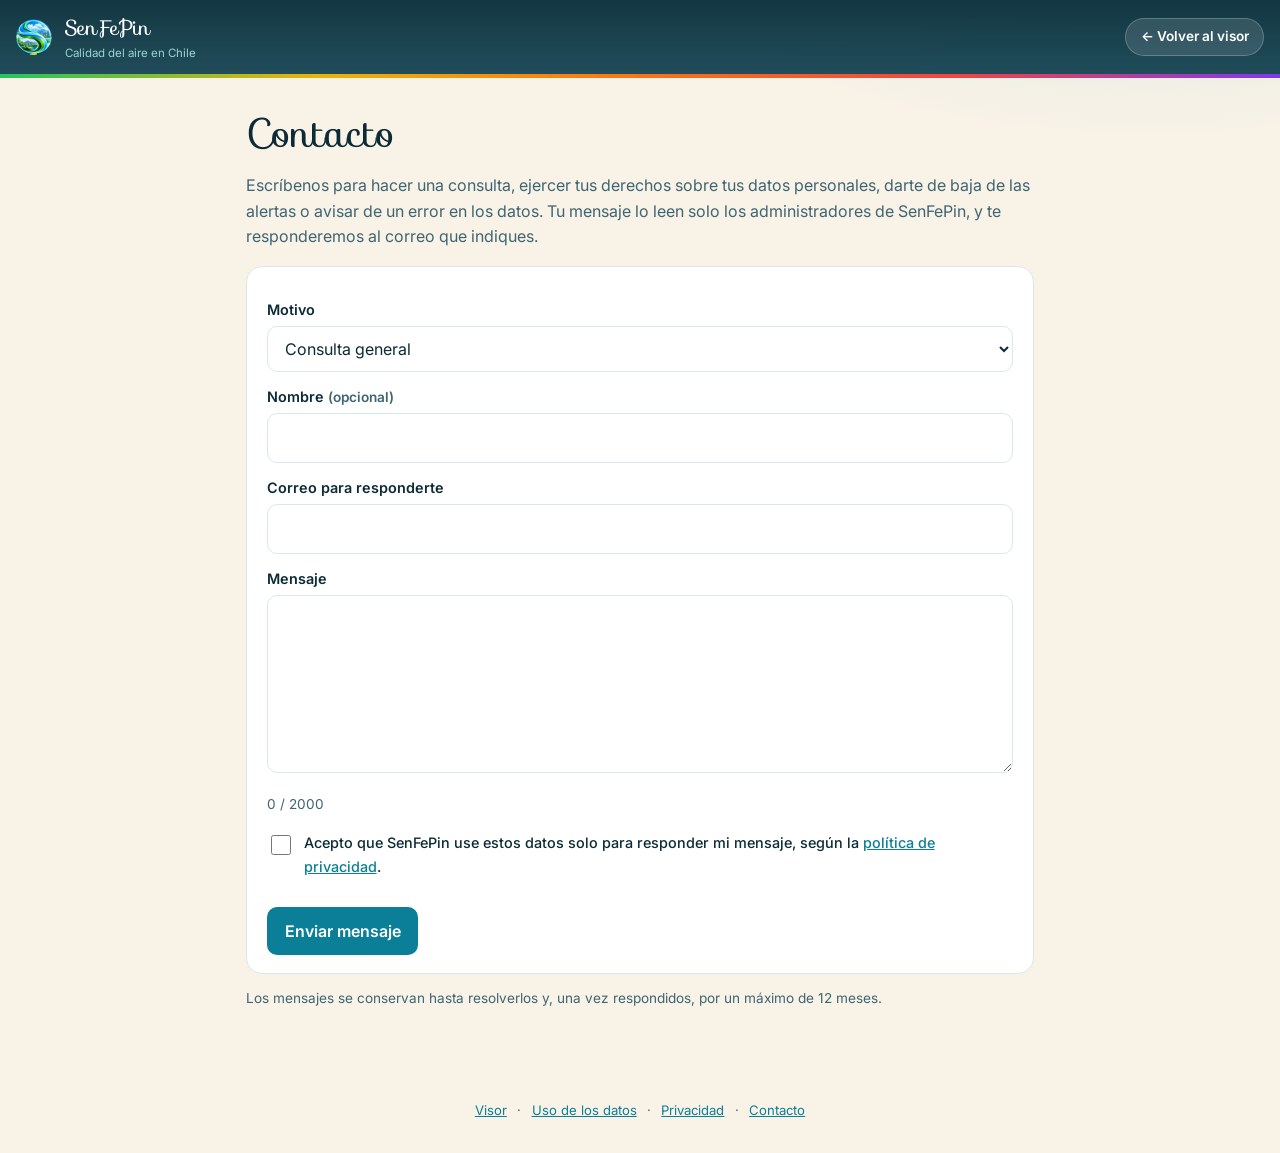
<file: contacto.html>
<!doctype html>
<html lang="es">
<head>
<meta charset="utf-8">
<meta name="viewport" content="width=device-width, initial-scale=1, viewport-fit=cover">
<title>Contacto · SenFePin</title>
<meta name="description" content="Escribe a SenFePin: consultas, ejercicio de derechos sobre datos personales, baja de alertas o errores en los datos.">
<link rel="icon" href="/favicon.svg" type="image/svg+xml">
<link rel="stylesheet" href="paginas.css">
<script src="sitio.js" defer></script>
</head>
<body>
<header class="cab">
  <img src="/icon-192.png" alt="" width="36" height="36">
  <div><b>SenFePin</b><small>Calidad del aire en Chile</small></div>
  <a class="volver" href="index.html">← Volver al visor</a>
</header>
<main>
  <h1>Contacto</h1>
  <p>Escríbenos para hacer una consulta, ejercer tus derechos sobre tus datos personales, darte de baja de las alertas o avisar de un error en los datos. Tu mensaje lo leen solo los administradores de SenFePin, y te responderemos al correo que indiques.</p>

  <form class="tarjeta" id="formContacto" novalidate>
    <label for="cTipo">Motivo</label>
    <select id="cTipo" required>
      <option value="consulta">Consulta general</option>
      <option value="derechos">Ejercer un derecho sobre mis datos (acceso, rectificación, supresión, oposición, portabilidad o bloqueo)</option>
      <option value="baja_alertas">Dejar de recibir alertas o resúmenes</option>
      <option value="error_datos">Avisar de un error en los datos</option>
    </select>

    <label for="cNombre">Nombre <span class="meta">(opcional)</span></label>
    <input id="cNombre" type="text" maxlength="120" autocomplete="name">

    <label for="cCorreo">Correo para responderte</label>
    <input id="cCorreo" type="email" maxlength="160" autocomplete="email" required inputmode="email" autocapitalize="off" spellcheck="false">

    <label for="cMensaje">Mensaje</label>
    <textarea id="cMensaje" rows="6" maxlength="2000" required></textarea>
    <p class="meta" id="cCuenta">0 / 2000</p>

    <!-- Campo trampa para robots: las personas no lo ven -->
    <div class="trampa" aria-hidden="true"><label>No completar <input id="cWeb" type="text" tabindex="-1" autocomplete="off"></label></div>

    <label class="interruptor" style="font-weight:500"><input type="checkbox" id="cAcepto" required><span>Acepto que SenFePin use estos datos solo para responder mi mensaje, según la <a href="privacidad.html#contacto" target="_blank" rel="noopener">política de privacidad</a>.</span></label>

    <div class="msg" id="cMsg" role="status"></div>
    <button class="btn" id="cEnviar" type="submit">Enviar mensaje</button>
  </form>

  <p class="meta">Los mensajes se conservan hasta resolverlos y, una vez respondidos, por un máximo de 12 meses.</p>
</main>
<footer class="pie"><a href="index.html">Visor</a> · <a href="uso-datos.html">Uso de los datos</a> · <a href="privacidad.html">Privacidad</a> · <a href="contacto.html">Contacto</a></footer>

<script>
(function () {
  "use strict";
  const URL_RPC = "https://stuxspraehjbxyiujsnu.supabase.co/rest/v1/rpc/enviar_mensaje_contacto";
  const CLAVE = "sb_publishable_Eemqq4D54Y_Bg3XAm25psg_DBJ2QG0I";   // clave pública
  const $ = id => document.getElementById(id);

  // Motivo desde la URL (ej.: contacto.html#derechos)
  const motivo = location.hash.slice(1);
  if (["consulta", "derechos", "baja_alertas", "error_datos"].includes(motivo)) $("cTipo").value = motivo;

  $("cMensaje").addEventListener("input", () => { $("cCuenta").textContent = $("cMensaje").value.length + " / 2000"; });

  $("formContacto").addEventListener("submit", async ev => {
    ev.preventDefault();
    const msg = $("cMsg"), btn = $("cEnviar");
    const correo = $("cCorreo").value.trim(), texto = $("cMensaje").value.trim();
    msg.className = "msg error";
    if ($("cWeb").value) { msg.className = "msg ok"; msg.textContent = "Mensaje enviado."; return; }   // robot: no se envía
    if (!/^[^\s@]+@[^\s@]+\.[^\s@]+$/.test(correo)) { msg.textContent = "Escribe un correo válido para poder responderte."; return; }
    if (texto.length < 10) { msg.textContent = "Cuéntanos un poco más (al menos 10 caracteres)."; return; }
    if (!$("cAcepto").checked) { msg.textContent = "Debes aceptar el uso de tus datos para responderte."; return; }
    btn.disabled = true; btn.textContent = "Enviando…"; msg.textContent = "";
    try {
      const r = await fetch(URL_RPC, {
        method: "POST", credentials: "omit",
        headers: { "Content-Type": "application/json", apikey: CLAVE, Authorization: "Bearer " + CLAVE },
        body: JSON.stringify({ p_tipo: $("cTipo").value, p_nombre: $("cNombre").value.trim(), p_correo: correo, p_mensaje: texto }),
      });
      const res = r.ok ? await r.json() : null;
      if (res === "ok") {
        msg.className = "msg ok";
        msg.textContent = "¡Gracias! Recibimos tu mensaje y te responderemos a " + correo + ".";
        $("formContacto").reset(); $("cCuenta").textContent = "0 / 2000";
      } else if (res === "limite") {
        msg.textContent = "Ya recibimos varios mensajes tuyos hoy. Intenta de nuevo mañana.";
      } else if (res === "invalido") {
        msg.textContent = "Revisa los datos del formulario e intenta de nuevo.";
      } else {
        msg.textContent = "No se pudo enviar el mensaje. Intenta de nuevo en unos minutos.";
      }
    } catch (e) {
      msg.textContent = "No se pudo conectar. Revisa tu conexión e intenta de nuevo.";
    } finally { btn.disabled = false; btn.textContent = "Enviar mensaje"; }
  });
})();
</script>
</body>
</html>
</file>
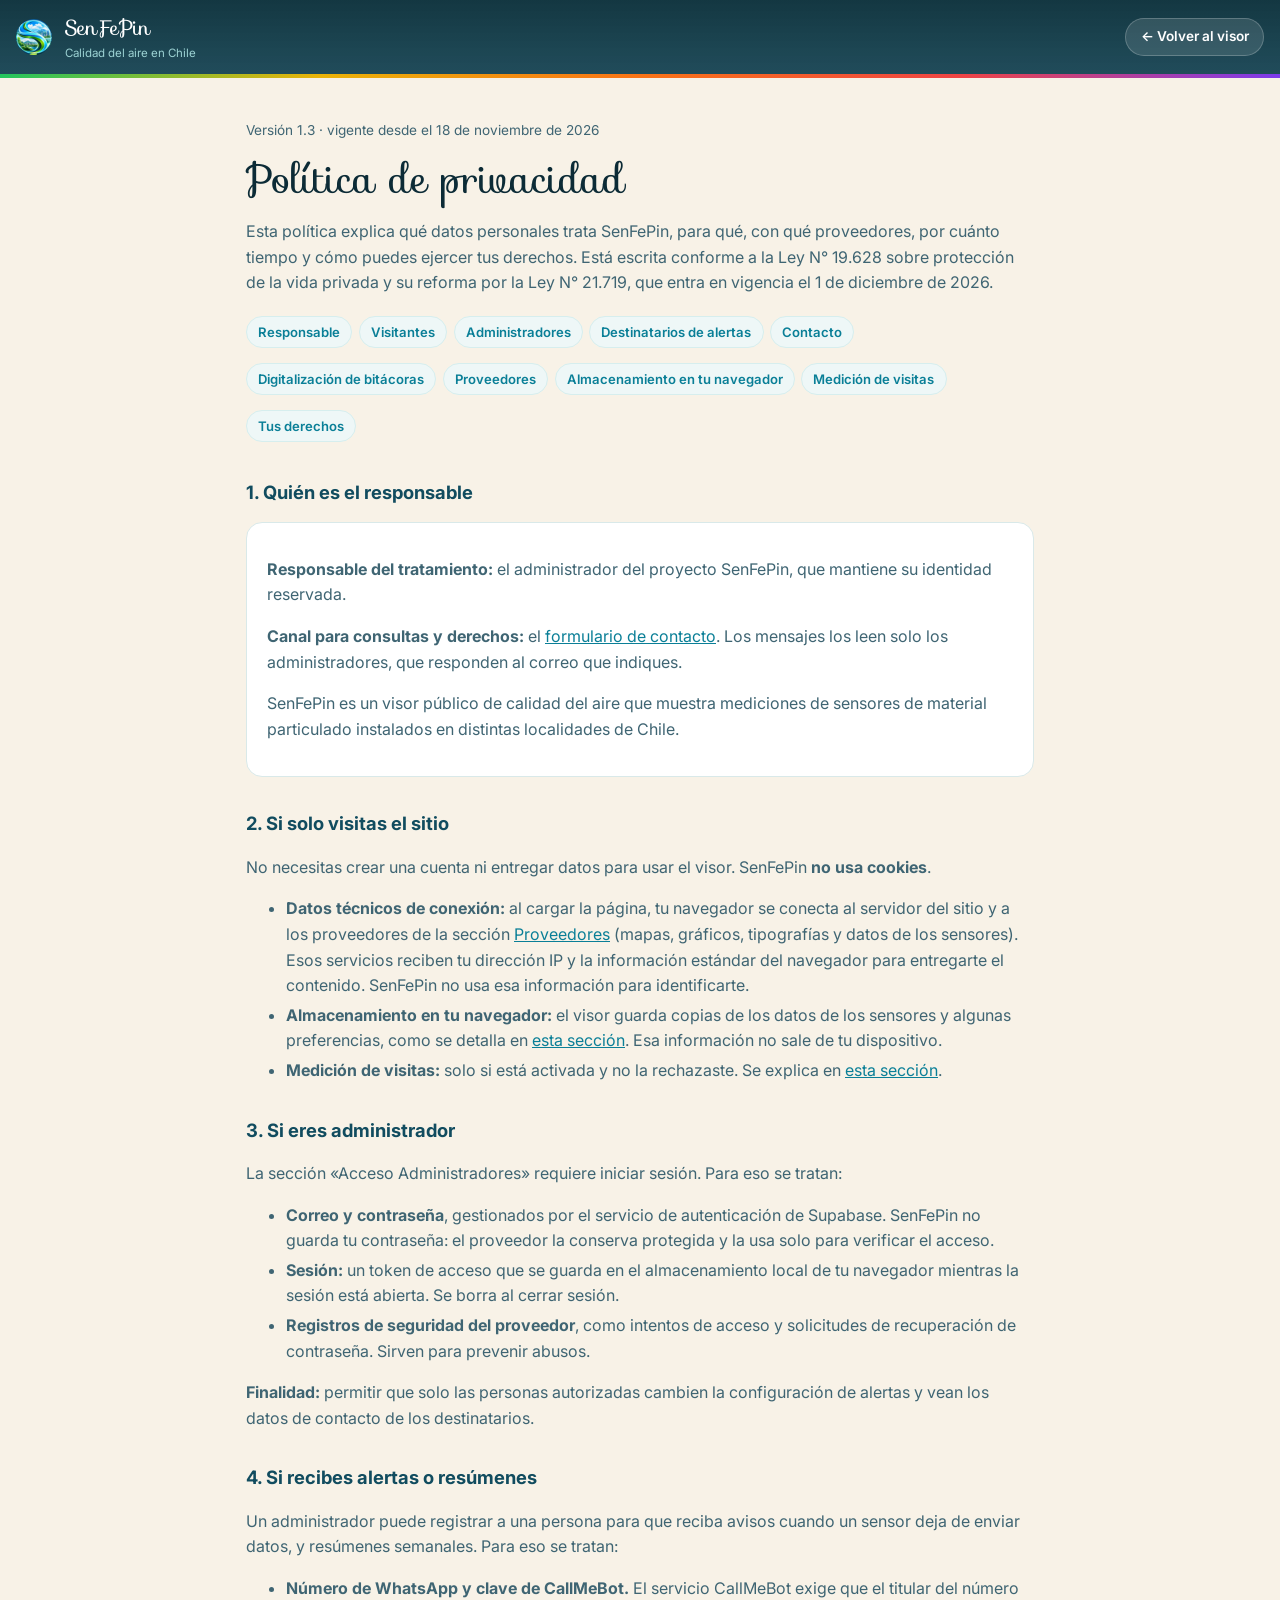
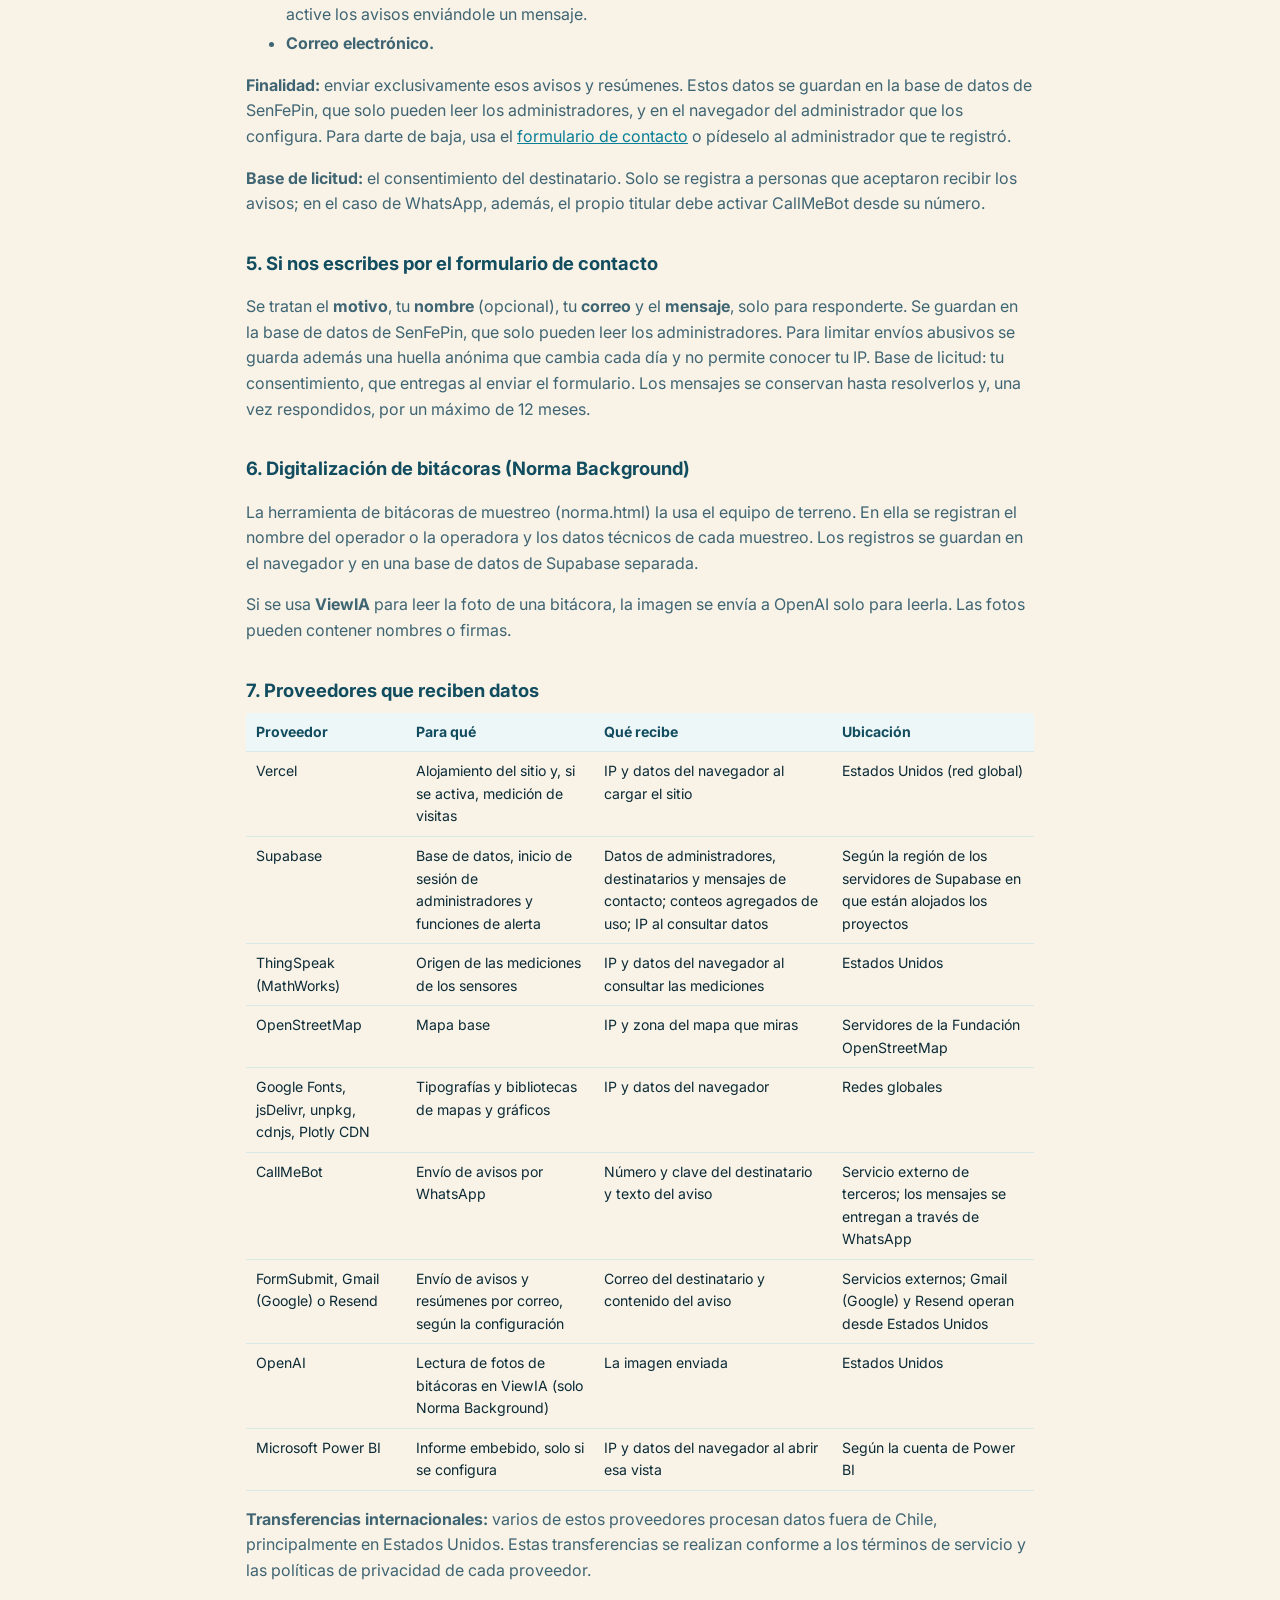
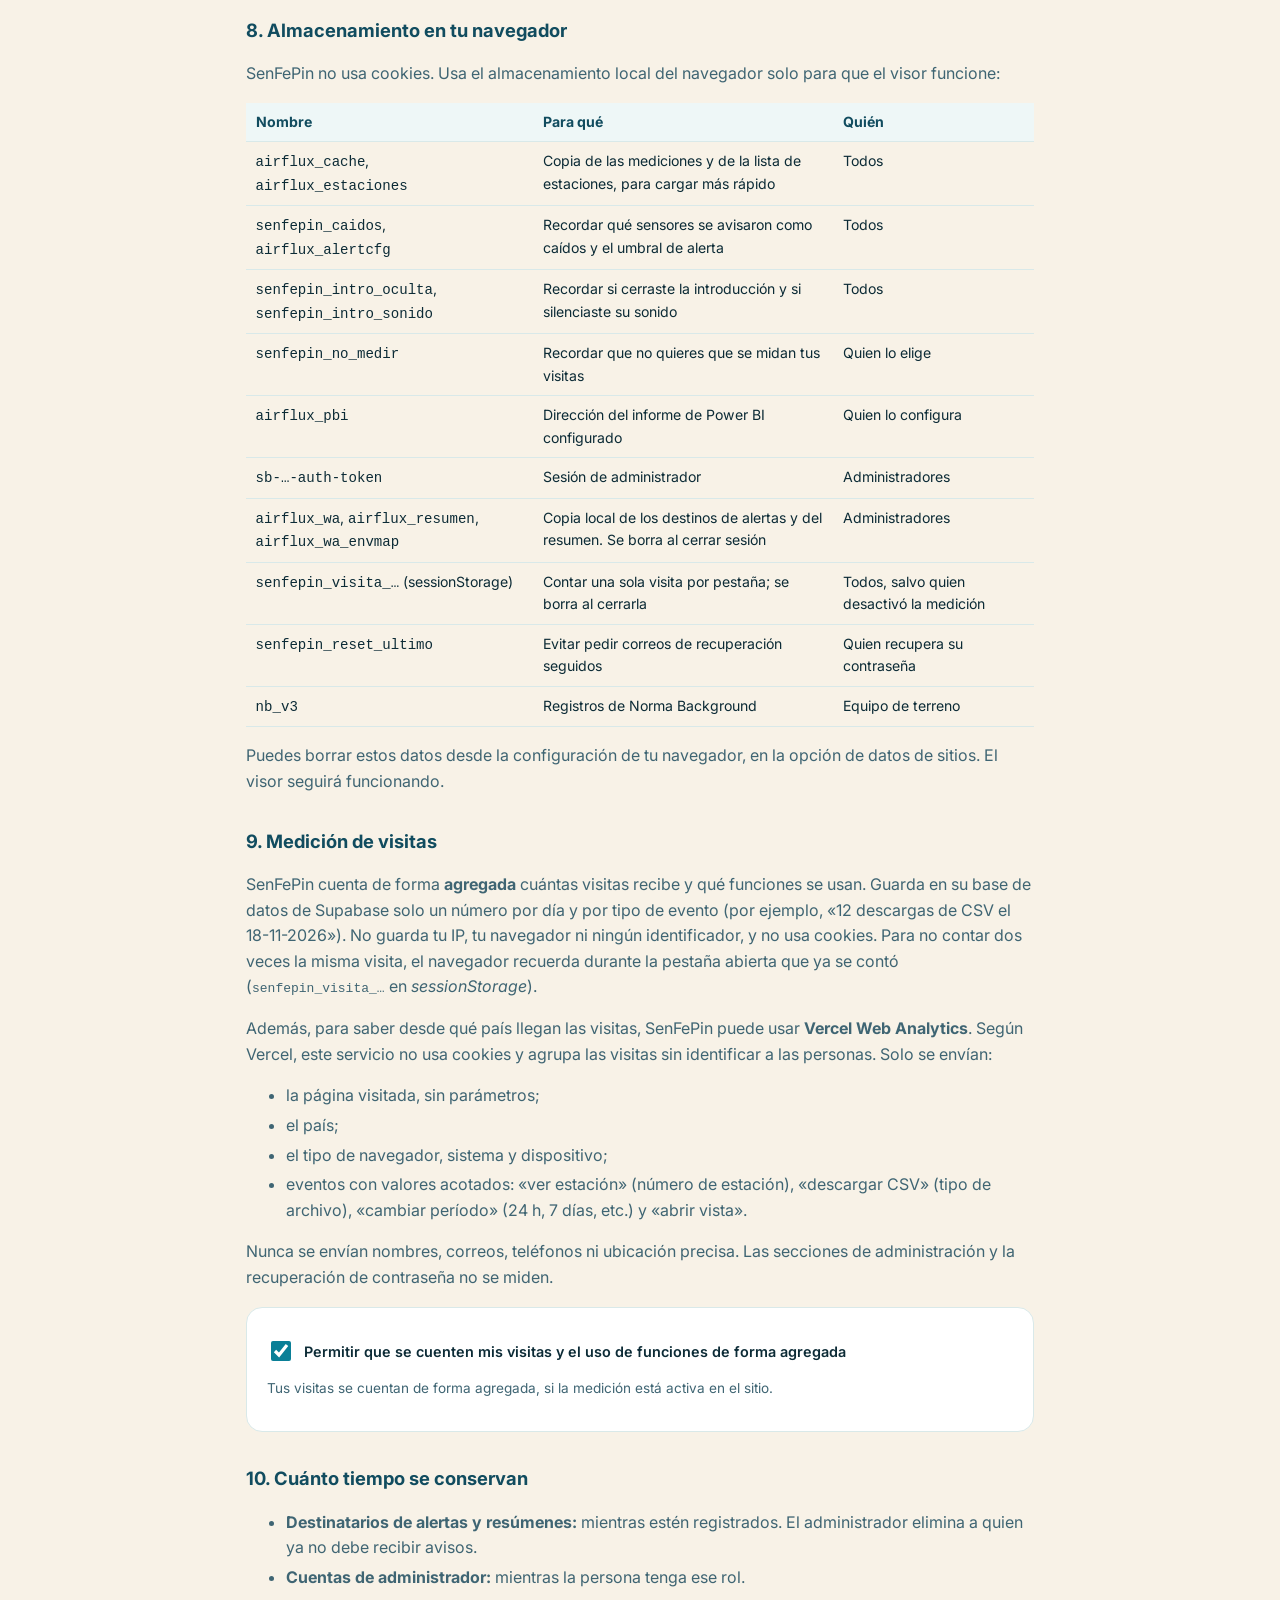
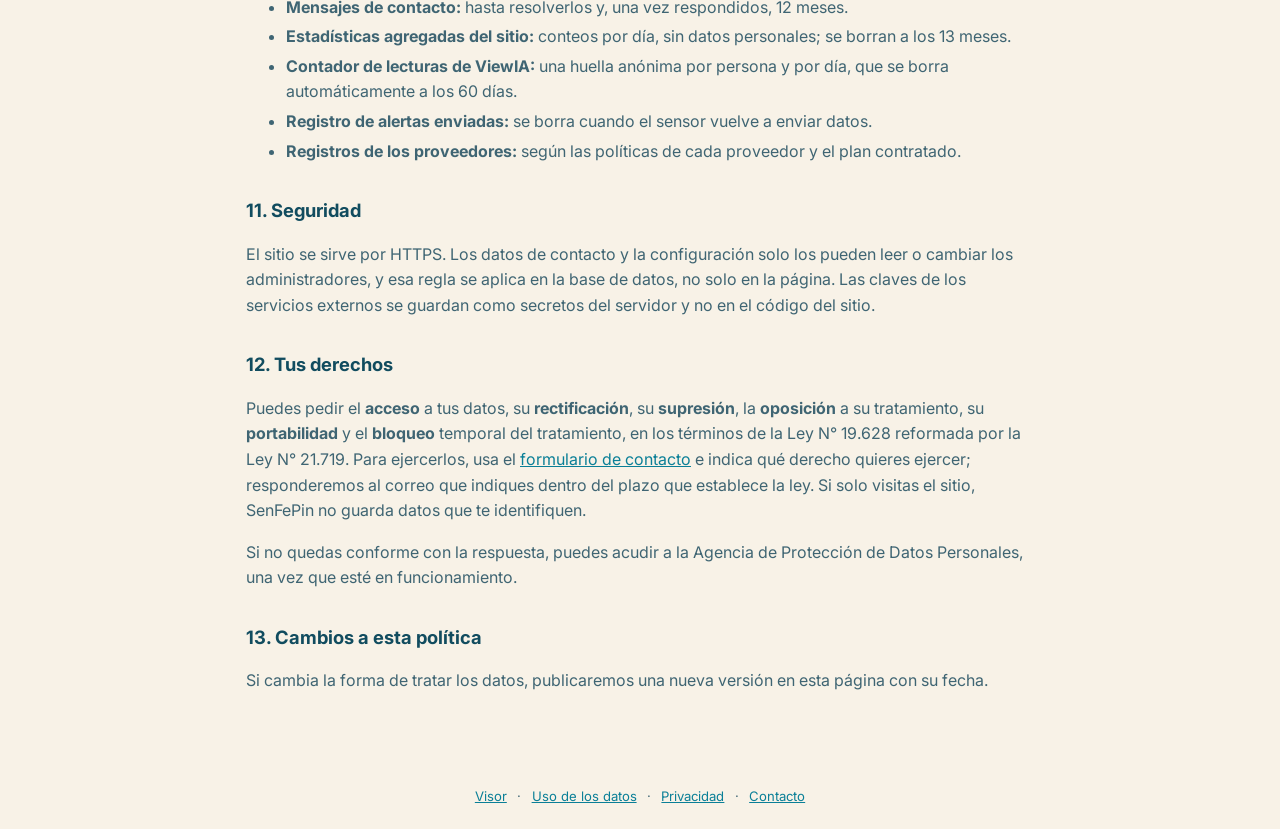
<file: privacidad.html>
<!doctype html>
<html lang="es">
<head>
<meta charset="utf-8">
<meta name="viewport" content="width=device-width, initial-scale=1, viewport-fit=cover">
<title>Privacidad · SenFePin</title>
<meta name="description" content="Política de privacidad de SenFePin: qué datos se tratan, para qué, con qué proveedores y cómo ejercer tus derechos.">
<link rel="icon" href="/favicon.svg" type="image/svg+xml">
<link rel="stylesheet" href="paginas.css">
<script src="sitio.js" defer></script>
</head>
<body>
<header class="cab">
  <img src="/icon-192.png" alt="" width="36" height="36">
  <div><b>SenFePin</b><small>Calidad del aire en Chile</small></div>
  <a class="volver" href="index.html">← Volver al visor</a>
</header>

<main>
  <p class="meta">Versión 1.3 · vigente desde el 18 de noviembre de 2026</p>
  <h1>Política de privacidad</h1>
  <p>Esta política explica qué datos personales trata SenFePin, para qué, con qué proveedores, por cuánto tiempo y cómo puedes ejercer tus derechos. Está escrita conforme a la Ley N° 19.628 sobre protección de la vida privada y su reforma por la Ley N° 21.719, que entra en vigencia el 1 de diciembre de 2026.</p>

  <ul class="indice">
    <li><a href="#responsable">Responsable</a></li>
    <li><a href="#visitantes">Visitantes</a></li>
    <li><a href="#administradores">Administradores</a></li>
    <li><a href="#destinatarios">Destinatarios de alertas</a></li>
    <li><a href="#contacto">Contacto</a></li>
    <li><a href="#norma">Digitalización de bitácoras</a></li>
    <li><a href="#proveedores">Proveedores</a></li>
    <li><a href="#almacenamiento">Almacenamiento en tu navegador</a></li>
    <li><a href="#medicion">Medición de visitas</a></li>
    <li><a href="#derechos">Tus derechos</a></li>
  </ul>

  <h2 id="responsable">1. Quién es el responsable</h2>
  <div class="tarjeta">
    <p><b>Responsable del tratamiento:</b> el administrador del proyecto SenFePin, que mantiene su identidad reservada.</p>
    <p><b>Canal para consultas y derechos:</b> el <a href="contacto.html">formulario de contacto</a>. Los mensajes los leen solo los administradores, que responden al correo que indiques.</p>
    <p>SenFePin es un visor público de calidad del aire que muestra mediciones de sensores de material particulado instalados en distintas localidades de Chile.</p>
  </div>

  <h2 id="visitantes">2. Si solo visitas el sitio</h2>
  <p>No necesitas crear una cuenta ni entregar datos para usar el visor. SenFePin <b>no usa cookies</b>.</p>
  <ul>
    <li><b>Datos técnicos de conexión:</b> al cargar la página, tu navegador se conecta al servidor del sitio y a los proveedores de la sección <a href="#proveedores">Proveedores</a> (mapas, gráficos, tipografías y datos de los sensores). Esos servicios reciben tu dirección IP y la información estándar del navegador para entregarte el contenido. SenFePin no usa esa información para identificarte.</li>
    <li><b>Almacenamiento en tu navegador:</b> el visor guarda copias de los datos de los sensores y algunas preferencias, como se detalla en <a href="#almacenamiento">esta sección</a>. Esa información no sale de tu dispositivo.</li>
    <li><b>Medición de visitas:</b> solo si está activada y no la rechazaste. Se explica en <a href="#medicion">esta sección</a>.</li>
  </ul>

  <h2 id="administradores">3. Si eres administrador</h2>
  <p>La sección «Acceso Administradores» requiere iniciar sesión. Para eso se tratan:</p>
  <ul>
    <li><b>Correo y contraseña</b>, gestionados por el servicio de autenticación de Supabase. SenFePin no guarda tu contraseña: el proveedor la conserva protegida y la usa solo para verificar el acceso.</li>
    <li><b>Sesión:</b> un token de acceso que se guarda en el almacenamiento local de tu navegador mientras la sesión está abierta. Se borra al cerrar sesión.</li>
    <li><b>Registros de seguridad del proveedor</b>, como intentos de acceso y solicitudes de recuperación de contraseña. Sirven para prevenir abusos.</li>
  </ul>
  <p><b>Finalidad:</b> permitir que solo las personas autorizadas cambien la configuración de alertas y vean los datos de contacto de los destinatarios.</p>

  <h2 id="destinatarios">4. Si recibes alertas o resúmenes</h2>
  <p>Un administrador puede registrar a una persona para que reciba avisos cuando un sensor deja de enviar datos, y resúmenes semanales. Para eso se tratan:</p>
  <ul>
    <li><b>Número de WhatsApp y clave de CallMeBot.</b> El servicio CallMeBot exige que el titular del número active los avisos enviándole un mensaje.</li>
    <li><b>Correo electrónico.</b></li>
  </ul>
  <p><b>Finalidad:</b> enviar exclusivamente esos avisos y resúmenes. Estos datos se guardan en la base de datos de SenFePin, que solo pueden leer los administradores, y en el navegador del administrador que los configura. Para darte de baja, usa el <a href="contacto.html#baja_alertas">formulario de contacto</a> o pídeselo al administrador que te registró.</p>
  <p><b>Base de licitud:</b> el consentimiento del destinatario. Solo se registra a personas que aceptaron recibir los avisos; en el caso de WhatsApp, además, el propio titular debe activar CallMeBot desde su número.</p>

  <h2 id="contacto">5. Si nos escribes por el formulario de contacto</h2>
  <p>Se tratan el <b>motivo</b>, tu <b>nombre</b> (opcional), tu <b>correo</b> y el <b>mensaje</b>, solo para responderte. Se guardan en la base de datos de SenFePin, que solo pueden leer los administradores. Para limitar envíos abusivos se guarda además una huella anónima que cambia cada día y no permite conocer tu IP. Base de licitud: tu consentimiento, que entregas al enviar el formulario. Los mensajes se conservan hasta resolverlos y, una vez respondidos, por un máximo de 12 meses.</p>

  <h2 id="norma">6. Digitalización de bitácoras (Norma Background)</h2>
  <p>La herramienta de bitácoras de muestreo (norma.html) la usa el equipo de terreno. En ella se registran el nombre del operador o la operadora y los datos técnicos de cada muestreo. Los registros se guardan en el navegador y en una base de datos de Supabase separada.</p>
  <p>Si se usa <b>ViewIA</b> para leer la foto de una bitácora, la imagen se envía a OpenAI solo para leerla. Las fotos pueden contener nombres o firmas.</p>

  <h2 id="proveedores">7. Proveedores que reciben datos</h2>
  <div class="tabla">
  <table>
    <thead><tr><th>Proveedor</th><th>Para qué</th><th>Qué recibe</th><th>Ubicación</th></tr></thead>
    <tbody>
      <tr><td>Vercel</td><td>Alojamiento del sitio y, si se activa, medición de visitas</td><td>IP y datos del navegador al cargar el sitio</td><td>Estados Unidos (red global)</td></tr>
      <tr><td>Supabase</td><td>Base de datos, inicio de sesión de administradores y funciones de alerta</td><td>Datos de administradores, destinatarios y mensajes de contacto; conteos agregados de uso; IP al consultar datos</td><td>Según la región de los servidores de Supabase en que están alojados los proyectos</td></tr>
      <tr><td>ThingSpeak (MathWorks)</td><td>Origen de las mediciones de los sensores</td><td>IP y datos del navegador al consultar las mediciones</td><td>Estados Unidos</td></tr>
      <tr><td>OpenStreetMap</td><td>Mapa base</td><td>IP y zona del mapa que miras</td><td>Servidores de la Fundación OpenStreetMap</td></tr>
      <tr><td>Google Fonts, jsDelivr, unpkg, cdnjs, Plotly CDN</td><td>Tipografías y bibliotecas de mapas y gráficos</td><td>IP y datos del navegador</td><td>Redes globales</td></tr>
      <tr><td>CallMeBot</td><td>Envío de avisos por WhatsApp</td><td>Número y clave del destinatario y texto del aviso</td><td>Servicio externo de terceros; los mensajes se entregan a través de WhatsApp</td></tr>
      <tr><td>FormSubmit, Gmail (Google) o Resend</td><td>Envío de avisos y resúmenes por correo, según la configuración</td><td>Correo del destinatario y contenido del aviso</td><td>Servicios externos; Gmail (Google) y Resend operan desde Estados Unidos</td></tr>
      <tr><td>OpenAI</td><td>Lectura de fotos de bitácoras en ViewIA (solo Norma Background)</td><td>La imagen enviada</td><td>Estados Unidos</td></tr>
      <tr><td>Microsoft Power BI</td><td>Informe embebido, solo si se configura</td><td>IP y datos del navegador al abrir esa vista</td><td>Según la cuenta de Power BI</td></tr>
    </tbody>
  </table>
  </div>
  <p><b>Transferencias internacionales:</b> varios de estos proveedores procesan datos fuera de Chile, principalmente en Estados Unidos. Estas transferencias se realizan conforme a los términos de servicio y las políticas de privacidad de cada proveedor.</p>

  <h2 id="almacenamiento">8. Almacenamiento en tu navegador</h2>
  <p>SenFePin no usa cookies. Usa el almacenamiento local del navegador solo para que el visor funcione:</p>
  <div class="tabla">
  <table>
    <thead><tr><th>Nombre</th><th>Para qué</th><th>Quién</th></tr></thead>
    <tbody>
      <tr><td><code>airflux_cache</code>, <code>airflux_estaciones</code></td><td>Copia de las mediciones y de la lista de estaciones, para cargar más rápido</td><td>Todos</td></tr>
      <tr><td><code>senfepin_caidos</code>, <code>airflux_alertcfg</code></td><td>Recordar qué sensores se avisaron como caídos y el umbral de alerta</td><td>Todos</td></tr>
      <tr><td><code>senfepin_intro_oculta</code>, <code>senfepin_intro_sonido</code></td><td>Recordar si cerraste la introducción y si silenciaste su sonido</td><td>Todos</td></tr>
      <tr><td><code>senfepin_no_medir</code></td><td>Recordar que no quieres que se midan tus visitas</td><td>Quien lo elige</td></tr>
      <tr><td><code>airflux_pbi</code></td><td>Dirección del informe de Power BI configurado</td><td>Quien lo configura</td></tr>
      <tr><td><code>sb-…-auth-token</code></td><td>Sesión de administrador</td><td>Administradores</td></tr>
      <tr><td><code>airflux_wa</code>, <code>airflux_resumen</code>, <code>airflux_wa_envmap</code></td><td>Copia local de los destinos de alertas y del resumen. Se borra al cerrar sesión</td><td>Administradores</td></tr>
      <tr><td><code>senfepin_visita_…</code> (sessionStorage)</td><td>Contar una sola visita por pestaña; se borra al cerrarla</td><td>Todos, salvo quien desactivó la medición</td></tr>
      <tr><td><code>senfepin_reset_ultimo</code></td><td>Evitar pedir correos de recuperación seguidos</td><td>Quien recupera su contraseña</td></tr>
      <tr><td><code>nb_v3</code></td><td>Registros de Norma Background</td><td>Equipo de terreno</td></tr>
    </tbody>
  </table>
  </div>
  <p>Puedes borrar estos datos desde la configuración de tu navegador, en la opción de datos de sitios. El visor seguirá funcionando.</p>

  <h2 id="medicion">9. Medición de visitas</h2>
  <p>SenFePin cuenta de forma <b>agregada</b> cuántas visitas recibe y qué funciones se usan. Guarda en su base de datos de Supabase solo un número por día y por tipo de evento (por ejemplo, «12 descargas de CSV el 18-11-2026»). No guarda tu IP, tu navegador ni ningún identificador, y no usa cookies. Para no contar dos veces la misma visita, el navegador recuerda durante la pestaña abierta que ya se contó (<code>senfepin_visita_…</code> en <i>sessionStorage</i>).</p>
  <p>Además, para saber desde qué país llegan las visitas, SenFePin puede usar <b>Vercel Web Analytics</b>. Según Vercel, este servicio no usa cookies y agrupa las visitas sin identificar a las personas. Solo se envían:</p>
  <ul>
    <li>la página visitada, sin parámetros;</li>
    <li>el país;</li>
    <li>el tipo de navegador, sistema y dispositivo;</li>
    <li>eventos con valores acotados: «ver estación» (número de estación), «descargar CSV» (tipo de archivo), «cambiar período» (24 h, 7 días, etc.) y «abrir vista».</li>
  </ul>
  <p>Nunca se envían nombres, correos, teléfonos ni ubicación precisa. Las secciones de administración y la recuperación de contraseña no se miden.</p>
  <div class="tarjeta">
    <label class="interruptor"><input type="checkbox" id="chkMedir"> Permitir que se cuenten mis visitas y el uso de funciones de forma agregada</label>
    <p class="meta" id="estadoMedicion"></p>
  </div>

  <h2 id="conservacion">10. Cuánto tiempo se conservan</h2>
  <ul>
    <li><b>Destinatarios de alertas y resúmenes:</b> mientras estén registrados. El administrador elimina a quien ya no debe recibir avisos.</li>
    <li><b>Cuentas de administrador:</b> mientras la persona tenga ese rol.</li>
    <li><b>Mensajes de contacto:</b> hasta resolverlos y, una vez respondidos, 12 meses.</li>
    <li><b>Estadísticas agregadas del sitio:</b> conteos por día, sin datos personales; se borran a los 13 meses.</li>
    <li><b>Contador de lecturas de ViewIA:</b> una huella anónima por persona y por día, que se borra automáticamente a los 60 días.</li>
    <li><b>Registro de alertas enviadas:</b> se borra cuando el sensor vuelve a enviar datos.</li>
    <li><b>Registros de los proveedores:</b> según las políticas de cada proveedor y el plan contratado.</li>
  </ul>

  <h2 id="seguridad">11. Seguridad</h2>
  <p>El sitio se sirve por HTTPS. Los datos de contacto y la configuración solo los pueden leer o cambiar los administradores, y esa regla se aplica en la base de datos, no solo en la página. Las claves de los servicios externos se guardan como secretos del servidor y no en el código del sitio.</p>

  <h2 id="derechos">12. Tus derechos</h2>
  <p>Puedes pedir el <b>acceso</b> a tus datos, su <b>rectificación</b>, su <b>supresión</b>, la <b>oposición</b> a su tratamiento, su <b>portabilidad</b> y el <b>bloqueo</b> temporal del tratamiento, en los términos de la Ley N° 19.628 reformada por la Ley N° 21.719. Para ejercerlos, usa el <a href="contacto.html#derechos">formulario de contacto</a> e indica qué derecho quieres ejercer; responderemos al correo que indiques dentro del plazo que establece la ley. Si solo visitas el sitio, SenFePin no guarda datos que te identifiquen.</p>
  <p>Si no quedas conforme con la respuesta, puedes acudir a la Agencia de Protección de Datos Personales, una vez que esté en funcionamiento.</p>

  <h2 id="cambios">13. Cambios a esta política</h2>
  <p>Si cambia la forma de tratar los datos, publicaremos una nueva versión en esta página con su fecha.</p>
</main>
<footer class="pie"><a href="index.html">Visor</a> · <a href="uso-datos.html">Uso de los datos</a> · <a href="privacidad.html">Privacidad</a> · <a href="contacto.html">Contacto</a></footer>

<script>
  // Preferencia de medición de visitas (se guarda solo en este navegador)
  window.addEventListener("DOMContentLoaded", function () {
    var chk = document.getElementById("chkMedir"), estado = document.getElementById("estadoMedicion");
    function pintar() {
      var m = window.senfepinMedicion;
      if (!m) { chk.disabled = true; estado.textContent = "No se pudo leer la preferencia."; return; }
      chk.checked = m.permitida();
      chk.disabled = m.gpc();
      estado.textContent = m.gpc()
        ? "Tu navegador envía la señal Global Privacy Control: tus visitas no se miden."
        : (m.permitida() ? "Tus visitas se cuentan de forma agregada, si la medición está activa en el sitio." : "Tus visitas no se miden en este navegador.");
    }
    chk.addEventListener("change", function () { window.senfepinMedicion.fijar(chk.checked); pintar(); });
    pintar();
  });
</script>
</body>
</html>
</file>
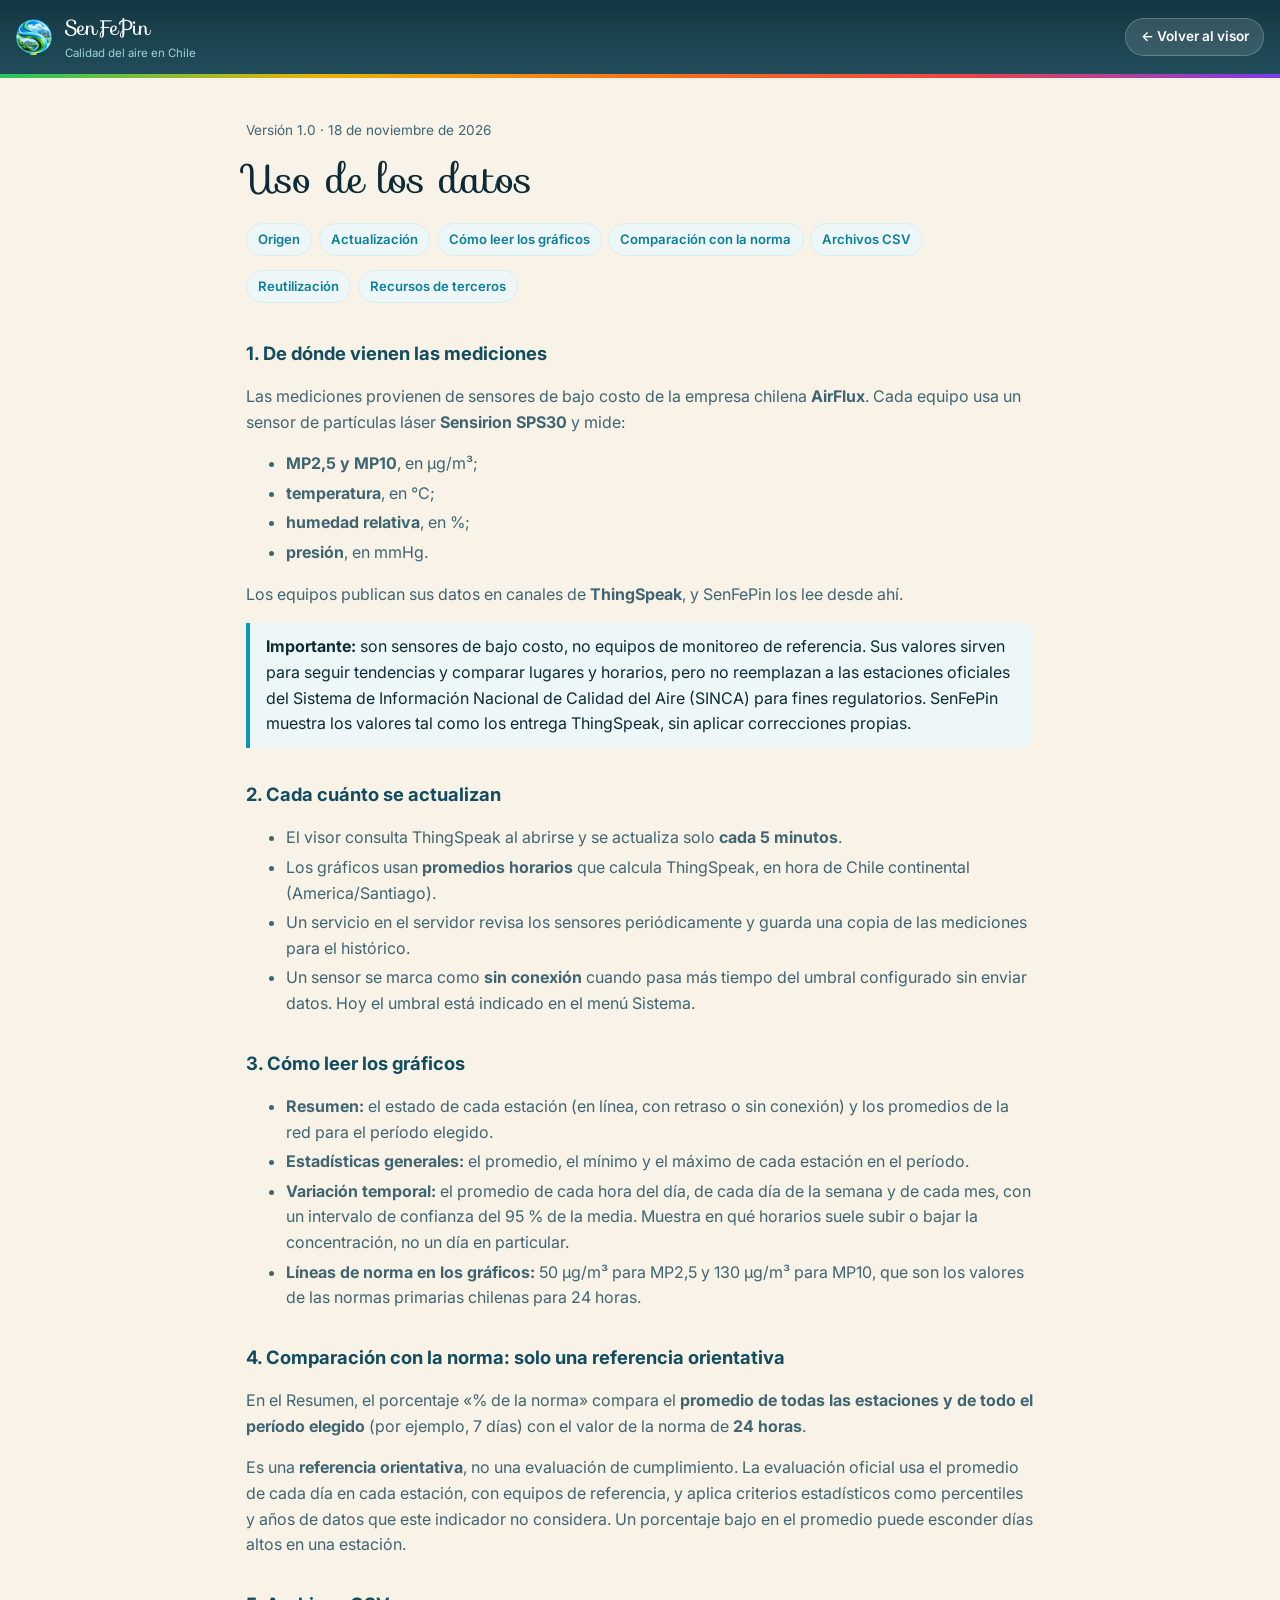
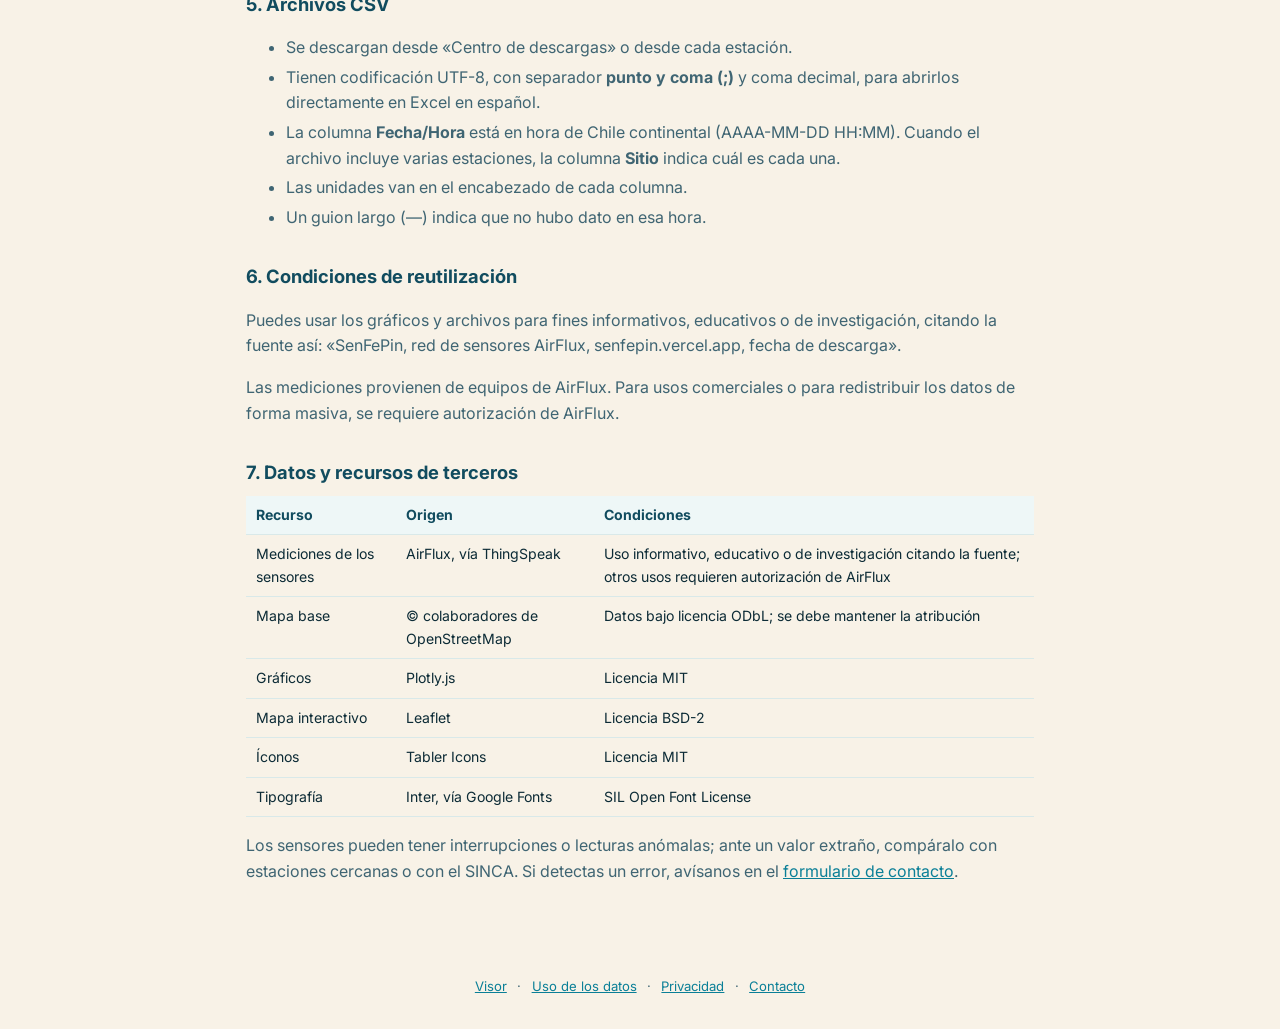
<file: uso-datos.html>
<!doctype html>
<html lang="es">
<head>
<meta charset="utf-8">
<meta name="viewport" content="width=device-width, initial-scale=1, viewport-fit=cover">
<title>Uso de los datos · SenFePin</title>
<meta name="description" content="De dónde vienen las mediciones de SenFePin, cada cuánto se actualizan, cómo leer los gráficos y archivos CSV y en qué condiciones se pueden reutilizar.">
<link rel="icon" href="/favicon.svg" type="image/svg+xml">
<link rel="stylesheet" href="paginas.css">
<script src="sitio.js" defer></script>
</head>
<body>
<header class="cab">
  <img src="/icon-192.png" alt="" width="36" height="36">
  <div><b>SenFePin</b><small>Calidad del aire en Chile</small></div>
  <a class="volver" href="index.html">← Volver al visor</a>
</header>

<main>
  <p class="meta">Versión 1.0 · 18 de noviembre de 2026</p>
  <h1>Uso de los datos</h1>

  <ul class="indice">
    <li><a href="#origen">Origen</a></li>
    <li><a href="#actualizacion">Actualización</a></li>
    <li><a href="#lectura">Cómo leer los gráficos</a></li>
    <li><a href="#norma">Comparación con la norma</a></li>
    <li><a href="#csv">Archivos CSV</a></li>
    <li><a href="#reutilizacion">Reutilización</a></li>
    <li><a href="#terceros">Recursos de terceros</a></li>
  </ul>

  <h2 id="origen">1. De dónde vienen las mediciones</h2>
  <p>Las mediciones provienen de sensores de bajo costo de la empresa chilena <b>AirFlux</b>. Cada equipo usa un sensor de partículas láser <b>Sensirion SPS30</b> y mide:</p>
  <ul>
    <li><b>MP2,5 y MP10</b>, en µg/m³;</li>
    <li><b>temperatura</b>, en °C;</li>
    <li><b>humedad relativa</b>, en %;</li>
    <li><b>presión</b>, en mmHg.</li>
  </ul>
  <p>Los equipos publican sus datos en canales de <b>ThingSpeak</b>, y SenFePin los lee desde ahí.</p>
  <div class="nota"><b>Importante:</b> son sensores de bajo costo, no equipos de monitoreo de referencia. Sus valores sirven para seguir tendencias y comparar lugares y horarios, pero no reemplazan a las estaciones oficiales del Sistema de Información Nacional de Calidad del Aire (SINCA) para fines regulatorios. SenFePin muestra los valores tal como los entrega ThingSpeak, sin aplicar correcciones propias.</div>

  <h2 id="actualizacion">2. Cada cuánto se actualizan</h2>
  <ul>
    <li>El visor consulta ThingSpeak al abrirse y se actualiza solo <b>cada 5 minutos</b>.</li>
    <li>Los gráficos usan <b>promedios horarios</b> que calcula ThingSpeak, en hora de Chile continental (America/Santiago).</li>
    <li>Un servicio en el servidor revisa los sensores periódicamente y guarda una copia de las mediciones para el histórico.</li>
    <li>Un sensor se marca como <b>sin conexión</b> cuando pasa más tiempo del umbral configurado sin enviar datos. Hoy el umbral está indicado en el menú Sistema.</li>
  </ul>

  <h2 id="lectura">3. Cómo leer los gráficos</h2>
  <ul>
    <li><b>Resumen:</b> el estado de cada estación (en línea, con retraso o sin conexión) y los promedios de la red para el período elegido.</li>
    <li><b>Estadísticas generales:</b> el promedio, el mínimo y el máximo de cada estación en el período.</li>
    <li><b>Variación temporal:</b> el promedio de cada hora del día, de cada día de la semana y de cada mes, con un intervalo de confianza del 95 % de la media. Muestra en qué horarios suele subir o bajar la concentración, no un día en particular.</li>
    <li><b>Líneas de norma en los gráficos:</b> 50 µg/m³ para MP2,5 y 130 µg/m³ para MP10, que son los valores de las normas primarias chilenas para 24 horas.</li>
  </ul>

  <h2 id="norma">4. Comparación con la norma: solo una referencia orientativa</h2>
  <p>En el Resumen, el porcentaje «% de la norma» compara el <b>promedio de todas las estaciones y de todo el período elegido</b> (por ejemplo, 7 días) con el valor de la norma de <b>24 horas</b>.</p>
  <p>Es una <b>referencia orientativa</b>, no una evaluación de cumplimiento. La evaluación oficial usa el promedio de cada día en cada estación, con equipos de referencia, y aplica criterios estadísticos como percentiles y años de datos que este indicador no considera. Un porcentaje bajo en el promedio puede esconder días altos en una estación.</p>

  <h2 id="csv">5. Archivos CSV</h2>
  <ul>
    <li>Se descargan desde «Centro de descargas» o desde cada estación.</li>
    <li>Tienen codificación UTF-8, con separador <b>punto y coma (;)</b> y coma decimal, para abrirlos directamente en Excel en español.</li>
    <li>La columna <b>Fecha/Hora</b> está en hora de Chile continental (AAAA-MM-DD HH:MM). Cuando el archivo incluye varias estaciones, la columna <b>Sitio</b> indica cuál es cada una.</li>
    <li>Las unidades van en el encabezado de cada columna.</li>
    <li>Un guion largo (—) indica que no hubo dato en esa hora.</li>
  </ul>

  <h2 id="reutilizacion">6. Condiciones de reutilización</h2>
  <p>Puedes usar los gráficos y archivos para fines informativos, educativos o de investigación, citando la fuente así: «SenFePin, red de sensores AirFlux, senfepin.vercel.app, fecha de descarga».</p>
  <p>Las mediciones provienen de equipos de AirFlux. Para usos comerciales o para redistribuir los datos de forma masiva, se requiere autorización de AirFlux.</p>

  <h2 id="terceros">7. Datos y recursos de terceros</h2>
  <div class="tabla">
  <table>
    <thead><tr><th>Recurso</th><th>Origen</th><th>Condiciones</th></tr></thead>
    <tbody>
      <tr><td>Mediciones de los sensores</td><td>AirFlux, vía ThingSpeak</td><td>Uso informativo, educativo o de investigación citando la fuente; otros usos requieren autorización de AirFlux</td></tr>
      <tr><td>Mapa base</td><td>© colaboradores de OpenStreetMap</td><td>Datos bajo licencia ODbL; se debe mantener la atribución</td></tr>
      <tr><td>Gráficos</td><td>Plotly.js</td><td>Licencia MIT</td></tr>
      <tr><td>Mapa interactivo</td><td>Leaflet</td><td>Licencia BSD-2</td></tr>
      <tr><td>Íconos</td><td>Tabler Icons</td><td>Licencia MIT</td></tr>
      <tr><td>Tipografía</td><td>Inter, vía Google Fonts</td><td>SIL Open Font License</td></tr>
    </tbody>
  </table>
  </div>
  <p>Los sensores pueden tener interrupciones o lecturas anómalas; ante un valor extraño, compáralo con estaciones cercanas o con el SINCA. Si detectas un error, avísanos en el <a href="contacto.html#error_datos">formulario de contacto</a>.</p>
</main>
<footer class="pie"><a href="index.html">Visor</a> · <a href="uso-datos.html">Uso de los datos</a> · <a href="privacidad.html">Privacidad</a> · <a href="contacto.html">Contacto</a></footer>
</body>
</html>
</file>
<file: paginas.css>
/* SenFePin · estilos de páginas informativas (Privacidad, Uso de los datos, Restablecer contraseña) */
@import url("https://fonts.googleapis.com/css2?family=Inter:wght@400;600;700&family=Sofia&display=swap");   /* Sofia: logo y títulos */
:root { --fondo: #f8f2e7; --tarjeta: #ffffff; --texto: #0c2b36; --texto-2: #3f6573; --borde: #d9e9e9;
  --primario: #0a7f97; --primario-osc: #114c5f; --suave: #eef7f7; --aviso: #fff7ed; --aviso-borde: #fdba74; --error: #b91c1c; --ok: #15803d; }
* { box-sizing: border-box; }
body { margin: 0; font-family: Inter, system-ui, -apple-system, "Segoe UI", sans-serif; color: var(--texto); line-height: 1.6;
  background: radial-gradient(900px 420px at 90% -10%, rgba(7,153,182,.12), transparent 60%), var(--fondo); }
.cab { position: sticky; top: 0; z-index: 10; display: flex; align-items: center; gap: .8rem; padding: .7rem max(16px, env(safe-area-inset-left, 0px));
  background: linear-gradient(180deg, rgba(10,47,59,.96), rgba(14,62,78,.92)); color: #fff; border-bottom: 4px solid transparent;
  border-image: linear-gradient(90deg, #22c55e, #eab308, #f97316, #ef4444, #7c3aed) 1; }
.cab img { width: 36px; height: 36px; border-radius: 50%; }
.cab b { font-size: 1rem; } .cab small { display: block; color: #9cd2d3; font-size: .72rem; }
.cab a.volver { margin-left: auto; color: #fff; text-decoration: none; font-size: .85rem; font-weight: 600; padding: .45rem .9rem; border-radius: 999px;
  background: rgba(255,255,255,.12); border: 1px solid rgba(255,255,255,.22); }
.cab a.volver:hover { background: rgba(255,255,255,.2); }
main { max-width: 820px; margin: 0 auto; padding: 28px max(16px, env(safe-area-inset-left, 0px)) 56px; }
h1 { font-size: clamp(1.5rem, 4vw, 2rem); line-height: 1.2; margin: .2rem 0 .4rem; text-wrap: balance; }
h2 { font-size: 1.15rem; margin: 2rem 0 .5rem; color: var(--primario-osc); scroll-margin-top: 80px; }
h3 { font-size: 1rem; margin: 1.2rem 0 .3rem; }
p, li { color: var(--texto-2); } li { margin: .25rem 0; }
a { color: var(--primario); }
.meta { font-size: .85rem; color: var(--texto-2); }
.tarjeta { background: var(--tarjeta); border: 1px solid var(--borde); border-radius: 16px; padding: 18px 20px; margin: 14px 0; }
.indice { display: flex; flex-wrap: wrap; gap: .4rem; margin: 1rem 0; padding: 0; list-style: none; }
.indice a { display: inline-block; padding: .3rem .7rem; border-radius: 999px; background: var(--suave); border: 1px solid #d6eeee; text-decoration: none; font-size: .82rem; font-weight: 600; }
.tabla { width: 100%; overflow-x: auto; }
table { border-collapse: collapse; width: 100%; font-size: .88rem; }
th, td { text-align: left; padding: .5rem .6rem; border-bottom: 1px solid var(--borde); vertical-align: top; }
th { background: var(--suave); color: var(--primario-osc); font-weight: 700; }
mark.por-confirmar { background: #fef3c7; color: #92400e; padding: 0 .3rem; border-radius: 4px; font-weight: 600; }
.borrador { display: none; background: var(--aviso); border: 1px solid var(--aviso-borde); border-radius: 12px; padding: .8rem 1rem; color: #9a3412; font-size: .9rem; }
.borrador.visible { display: block; }
.nota { background: var(--suave); border-left: 4px solid #0799b6; border-radius: 0 12px 12px 0; padding: .7rem 1rem; }
.btn { display: inline-flex; align-items: center; justify-content: center; gap: .4rem; border: 0; border-radius: 10px; padding: .7rem 1.1rem;
  font: inherit; font-weight: 600; background: var(--primario); color: #fff; cursor: pointer; }
.btn:hover { background: var(--primario-osc); } .btn:disabled { opacity: .6; cursor: wait; }
.btn.secundario { background: #fff; color: var(--texto-2); border: 1px solid var(--borde); }
label { display: block; font-weight: 600; font-size: .9rem; margin: .8rem 0 .3rem; }
input[type=password], input[type=email], input[type=text] { width: 100%; padding: .7rem .8rem; border: 1px solid var(--borde); border-radius: 10px; font: inherit; }
input:focus, .btn:focus-visible, a:focus-visible { outline: none; box-shadow: 0 0 0 3px rgba(7,153,182,.35); }
.msg { min-height: 1.4em; margin-top: .6rem; font-size: .9rem; } .msg.error { color: var(--error); } .msg.ok { color: var(--ok); }
.interruptor { display: flex; align-items: center; gap: .6rem; font-weight: 600; }
.interruptor input { width: 20px; height: 20px; accent-color: var(--primario); }
footer.pie { text-align: center; font-size: .82rem; color: var(--texto-2); padding: 20px 16px 32px; }
footer.pie a { margin: 0 .4rem; }
select, textarea { width: 100%; padding: .7rem .8rem; border: 1px solid var(--borde); border-radius: 10px; font: inherit; background: #fff; color: var(--texto); }
textarea { resize: vertical; min-height: 140px; }
select:focus, textarea:focus { outline: none; box-shadow: 0 0 0 3px rgba(7,153,182,.35); }
.trampa { position: absolute; left: -10000px; width: 1px; height: 1px; overflow: hidden; }
form .interruptor { margin: 1rem 0 .2rem; align-items: flex-start; }
form .interruptor input { margin-top: .2rem; flex: none; }

/* Paleta "ocean" + tipografía Sofia en logo y títulos */
.cab b, h1 { font-family: 'Sofia', 'Segoe Script', cursive; font-weight: 400; }
.cab b { font-size: 1.3rem; }
h1 { font-size: clamp(1.9rem, 5vw, 2.5rem); }
</file>
